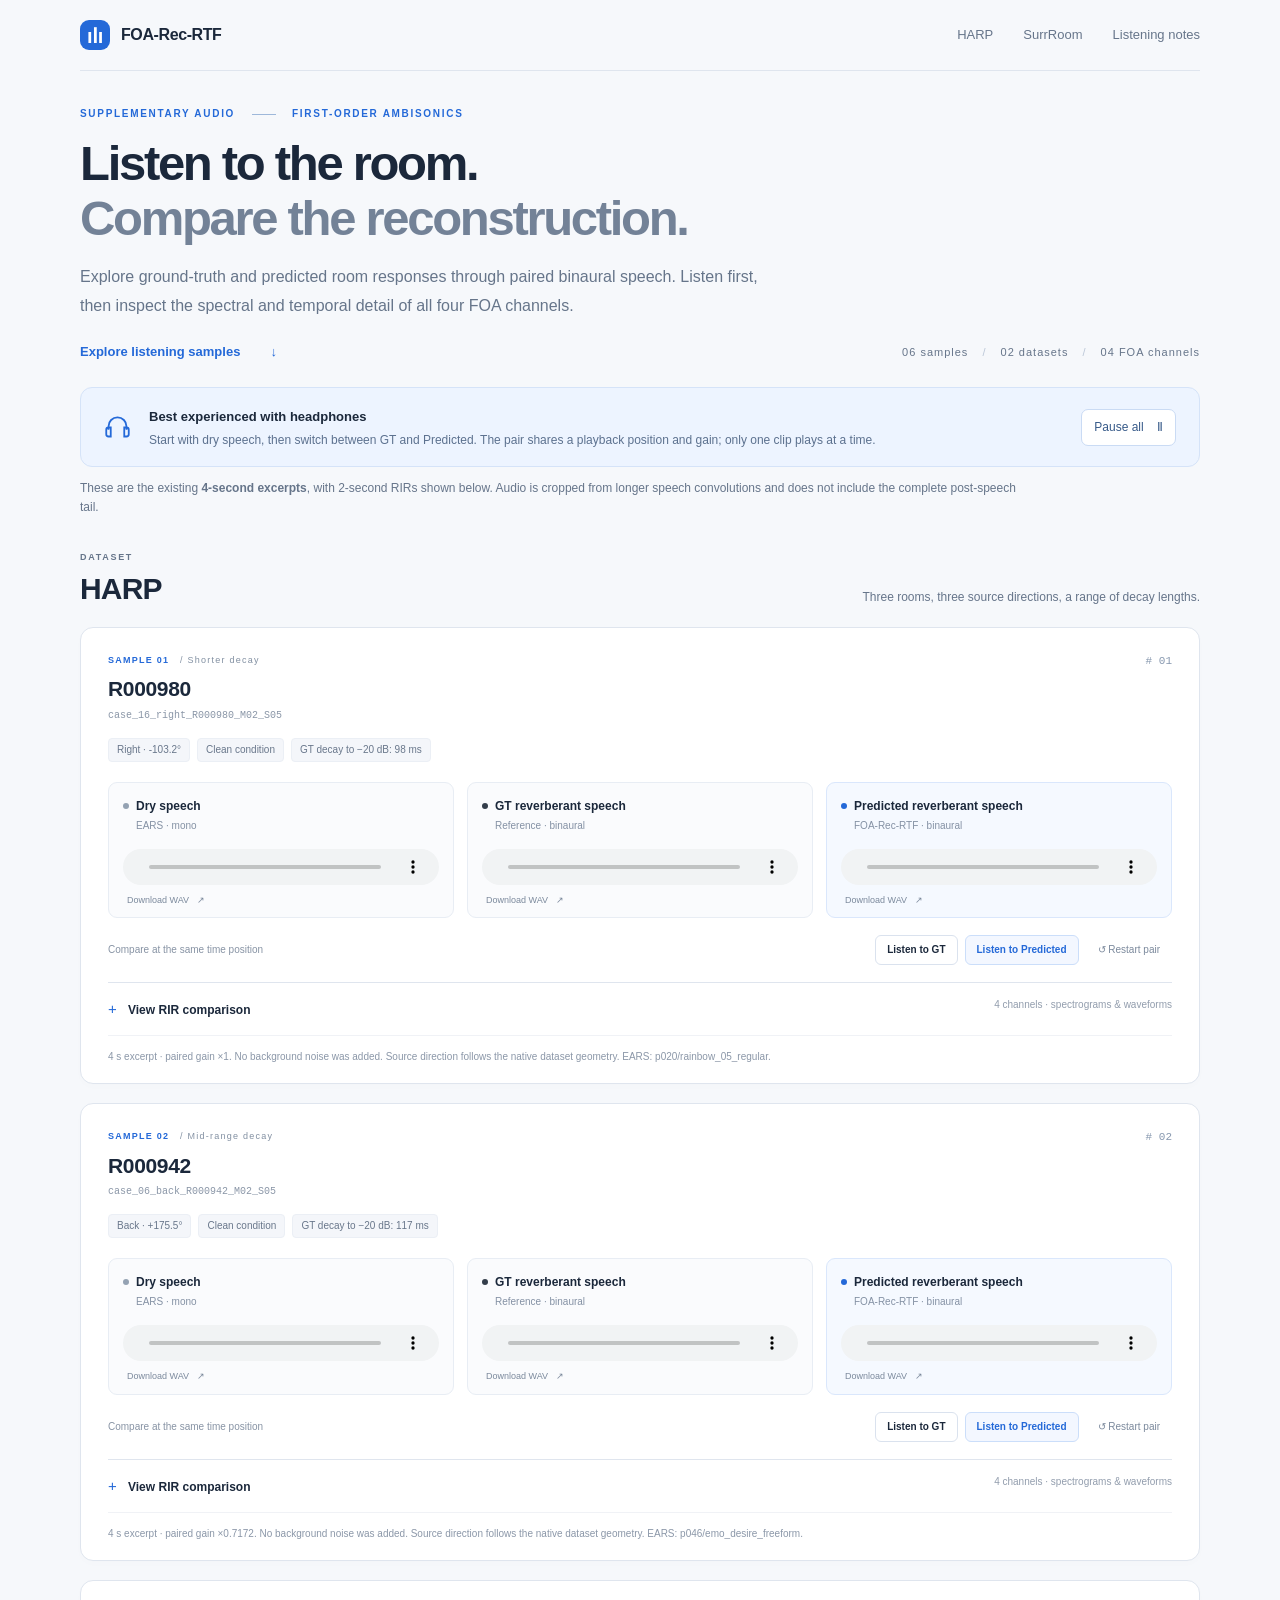
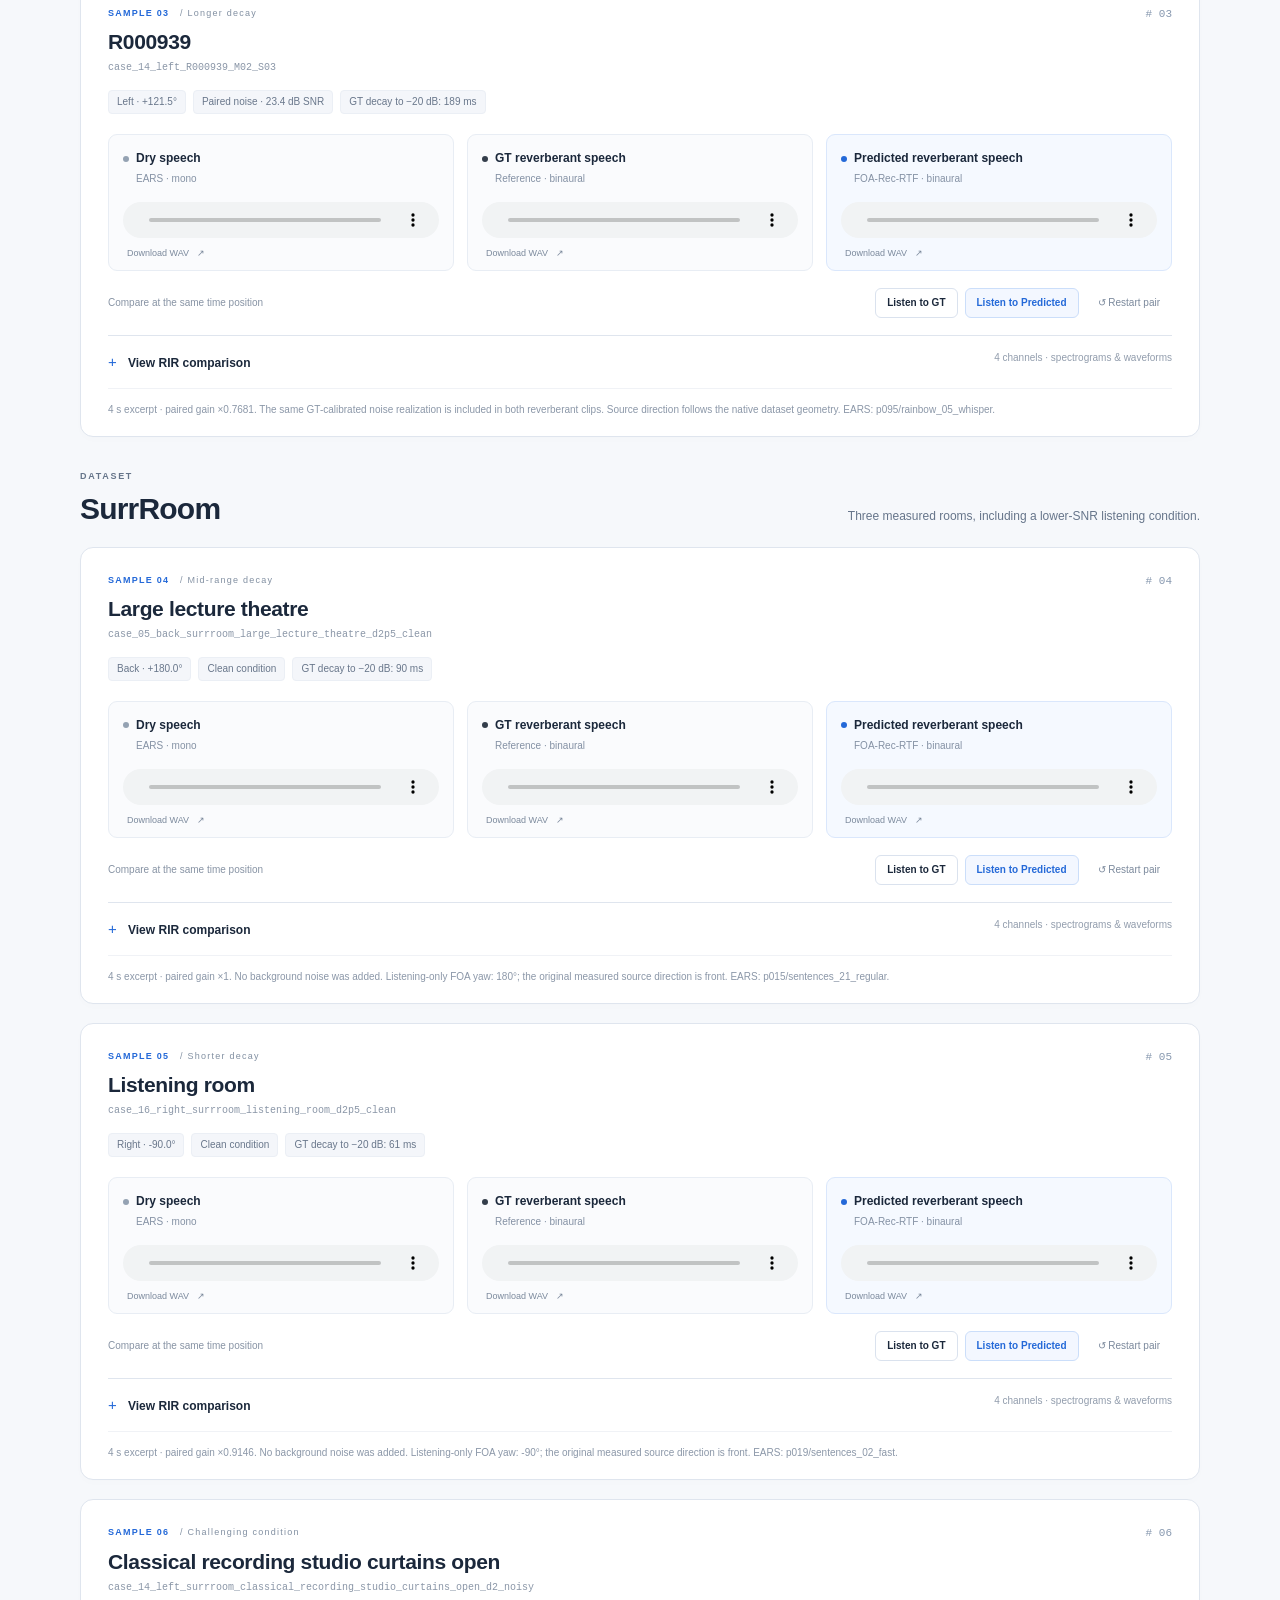
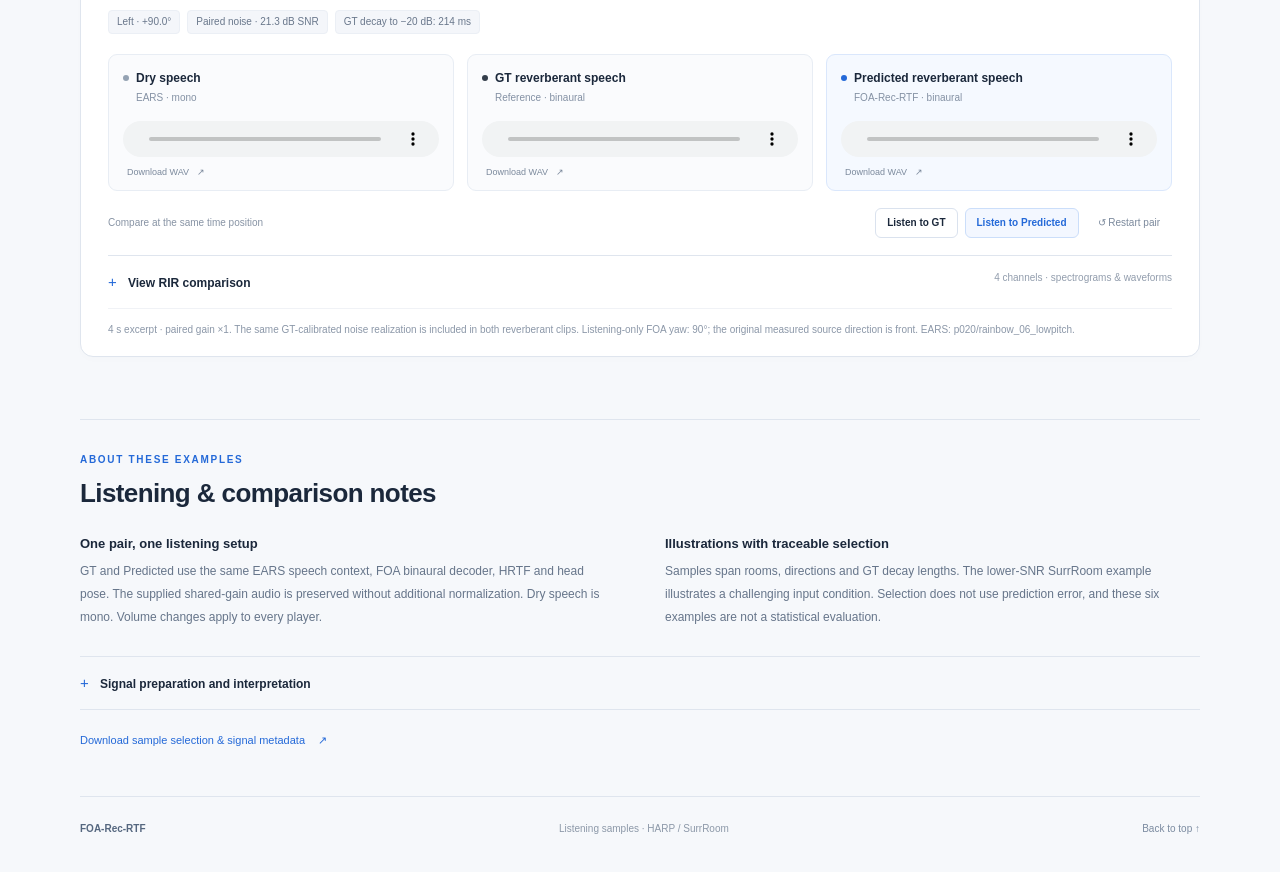
<file: index.html>
<!doctype html>
<html lang="en">
<head>
  <meta charset="utf-8">
  <meta name="viewport" content="width=device-width, initial-scale=1">
  <meta name="description" content="FOA-Rec-RTF listening examples: paired ground-truth and predicted binaural speech with four-channel room impulse response comparisons.">
  <meta name="theme-color" content="#f6f8fb">
  <title>FOA-Rec-RTF · Listening samples</title>
  <link rel="icon" href="data:image/svg+xml,%3Csvg xmlns='http://www.w3.org/2000/svg' viewBox='0 0 32 32'%3E%3Crect width='32' height='32' rx='9' fill='%232469d8'/%3E%3Cpath d='M8 14v4m5-10v16m6-13v10m5-7v4' stroke='white' stroke-width='2.5' stroke-linecap='round'/%3E%3C/svg%3E">
  <link rel="stylesheet" href="upload-01-root-and-harp/styles.css">
  <script src="upload-01-root-and-harp/app.js" defer></script>
</head>
<body>
  <a class="skip-link" href="#samples">Skip to listening samples</a>
  <header class="site-header"><a href="#" class="brand"><span class="brand-icon" aria-hidden="true">ıⅠı</span> FOA-Rec-RTF</a><nav aria-label="Main navigation"><a href="#harp">HARP</a><a href="#surrroom">SurrRoom</a><a href="#protocol">Listening notes</a></nav></header>
  <main>
    <section class="hero">
      <p class="eyebrow">SUPPLEMENTARY AUDIO <span class="small-line"></span> FIRST-ORDER AMBISONICS</p>
      <h1>Listen to the room.<br><span>Compare the reconstruction.</span></h1>
      <p class="intro">Explore ground-truth and predicted room responses through paired binaural speech. Listen first, then inspect the spectral and temporal detail of all four FOA channels.</p>
      <div class="hero-bottom"><a href="#samples" class="hero-link">Explore listening samples <span aria-hidden="true">↓</span></a><p>06 samples <span> / </span> 02 datasets <span> / </span> 04 FOA channels</p></div>
    </section>
    <aside class="listening-guide" aria-label="How to listen"><div class="headphones" aria-hidden="true"><svg viewBox="0 0 24 24" fill="none" stroke="currentColor" stroke-width="1.6"><path d="M4 14v-3a8 8 0 0 1 16 0v3M4 12h2v8H4a2 2 0 0 1-2-2v-4a2 2 0 0 1 2-2Zm16 0h-2v8h2a2 2 0 0 0 2-2v-4a2 2 0 0 0-2-2Z"/></svg></div><div><strong>Best experienced with headphones</strong><p>Start with dry speech, then switch between GT and Predicted. The pair shares a playback position and gain; only one clip plays at a time.</p></div><button type="button" id="pause-all">Pause all <span aria-hidden="true">Ⅱ</span></button></aside>
    <p class="excerpt-note">These are the existing <strong>4-second excerpts</strong>, with 2-second RIRs shown below. Audio is cropped from longer speech convolutions and does not include the complete post-speech tail.</p>
    <div id="samples"><section id="harp" class="dataset"><div class="section-heading"><div><p class="eyebrow">DATASET</p><h2>HARP</h2></div><p>Three rooms, three source directions, a range of decay lengths.</p></div><article class="sample" id="harp-01" data-plots="upload-01-root-and-harp/assets/harp-01">
      <div class="sample-top"><div><p class="eyebrow">SAMPLE 01 <span> / Shorter decay</span></p><h3>R000980</h3></div><a class="permalink" href="#harp-01" aria-label="Link to sample 1"># 01</a></div>
      <p class="case-id">case_16_right_R000980_M02_S05</p>
      <div class="tags"><span>Right · -103.2°</span><span>Clean condition</span><span>GT decay to −20 dB: 98 ms</span></div>
      <div class="players"><div class="player dry"><div class="player-heading"><span class="dot"></span><h4>Dry speech</h4></div>
          <p>EARS · mono</p><audio controls preload="none" data-role="dry" aria-label="HARP R000980 Dry speech" src="upload-01-root-and-harp/assets/harp-01/dry.wav"></audio>
          <a class="download" href="upload-01-root-and-harp/assets/harp-01/dry.wav" download>Download WAV <span aria-hidden="true">↗</span></a></div><div class="player gt"><div class="player-heading"><span class="dot"></span><h4>GT reverberant speech</h4></div>
          <p>Reference · binaural</p><audio controls preload="none" data-role="gt" aria-label="HARP R000980 GT reverberant speech" src="upload-01-root-and-harp/assets/harp-01/gt.wav"></audio>
          <a class="download" href="upload-01-root-and-harp/assets/harp-01/gt.wav" download>Download WAV <span aria-hidden="true">↗</span></a></div><div class="player pred"><div class="player-heading"><span class="dot"></span><h4>Predicted reverberant speech</h4></div>
          <p>FOA-Rec-RTF · binaural</p><audio controls preload="none" data-role="pred" aria-label="HARP R000980 Predicted reverberant speech" src="upload-01-root-and-harp/assets/harp-01/pred.wav"></audio>
          <a class="download" href="upload-01-root-and-harp/assets/harp-01/pred.wav" download>Download WAV <span aria-hidden="true">↗</span></a></div></div>
      <div class="compare"><span>Compare at the same time position</span><div><button type="button" class="switch" data-switch="gt">Listen to GT</button><button type="button" class="switch primary" data-switch="pred">Listen to Predicted</button><button type="button" class="restart">↺ Restart pair</button></div></div>
      <p class="playback-status" role="status" aria-live="polite"></p>
      <details class="rir"><summary>View RIR comparison <span>4 channels · spectrograms &amp; waveforms</span></summary>
        <div class="visuals"><div class="plot-toolbar"><div class="control-label">FOA channel <div class="segmented" role="group" aria-label="FOA channel"><button type="button" data-channel="W" aria-pressed="true">W</button><button type="button" data-channel="X" aria-pressed="false">X</button><button type="button" data-channel="Y" aria-pressed="false">Y</button><button type="button" data-channel="Z" aria-pressed="false">Z</button></div></div>
        <div class="control-label">Waveform window <div class="segmented" role="group" aria-label="Waveform window"><button type="button" data-window="early" aria-pressed="true">Early</button><button type="button" data-window="full" aria-pressed="false">Full response</button></div></div></div>
        <div class="spectrograms"><figure><figcaption>GT <span class="channel-name">W</span></figcaption><img data-plot="gt" width="824" height="391" alt=""></figure><figure><figcaption>Predicted <span class="channel-name">W</span></figcaption><img data-plot="pred" width="824" height="391" alt=""></figure></div>
        <figure class="waveform"><figcaption>Waveform overlay <span class="window-name">Early · −8 to +80 ms</span></figcaption><img data-plot="wave" width="1647" height="378" alt=""></figure>
        <p class="plot-note">GT: dark grey · Predicted: blue. Original W reference scale retained across channels. Shared STFT settings and fixed −100 to 0 dB color scale; no per-channel or per-image normalization. Early time is relative to aligned direct arrival.</p></div>
      </details><p class="sample-note">4 s excerpt · paired gain ×1. No background noise was added. Source direction follows the native dataset geometry. EARS: p020/rainbow_05_regular.</p>
    </article><article class="sample" id="harp-02" data-plots="upload-01-root-and-harp/assets/harp-02">
      <div class="sample-top"><div><p class="eyebrow">SAMPLE 02 <span> / Mid-range decay</span></p><h3>R000942</h3></div><a class="permalink" href="#harp-02" aria-label="Link to sample 2"># 02</a></div>
      <p class="case-id">case_06_back_R000942_M02_S05</p>
      <div class="tags"><span>Back · +175.5°</span><span>Clean condition</span><span>GT decay to −20 dB: 117 ms</span></div>
      <div class="players"><div class="player dry"><div class="player-heading"><span class="dot"></span><h4>Dry speech</h4></div>
          <p>EARS · mono</p><audio controls preload="none" data-role="dry" aria-label="HARP R000942 Dry speech" src="upload-01-root-and-harp/assets/harp-02/dry.wav"></audio>
          <a class="download" href="upload-01-root-and-harp/assets/harp-02/dry.wav" download>Download WAV <span aria-hidden="true">↗</span></a></div><div class="player gt"><div class="player-heading"><span class="dot"></span><h4>GT reverberant speech</h4></div>
          <p>Reference · binaural</p><audio controls preload="none" data-role="gt" aria-label="HARP R000942 GT reverberant speech" src="upload-01-root-and-harp/assets/harp-02/gt.wav"></audio>
          <a class="download" href="upload-01-root-and-harp/assets/harp-02/gt.wav" download>Download WAV <span aria-hidden="true">↗</span></a></div><div class="player pred"><div class="player-heading"><span class="dot"></span><h4>Predicted reverberant speech</h4></div>
          <p>FOA-Rec-RTF · binaural</p><audio controls preload="none" data-role="pred" aria-label="HARP R000942 Predicted reverberant speech" src="upload-01-root-and-harp/assets/harp-02/pred.wav"></audio>
          <a class="download" href="upload-01-root-and-harp/assets/harp-02/pred.wav" download>Download WAV <span aria-hidden="true">↗</span></a></div></div>
      <div class="compare"><span>Compare at the same time position</span><div><button type="button" class="switch" data-switch="gt">Listen to GT</button><button type="button" class="switch primary" data-switch="pred">Listen to Predicted</button><button type="button" class="restart">↺ Restart pair</button></div></div>
      <p class="playback-status" role="status" aria-live="polite"></p>
      <details class="rir"><summary>View RIR comparison <span>4 channels · spectrograms &amp; waveforms</span></summary>
        <div class="visuals"><div class="plot-toolbar"><div class="control-label">FOA channel <div class="segmented" role="group" aria-label="FOA channel"><button type="button" data-channel="W" aria-pressed="true">W</button><button type="button" data-channel="X" aria-pressed="false">X</button><button type="button" data-channel="Y" aria-pressed="false">Y</button><button type="button" data-channel="Z" aria-pressed="false">Z</button></div></div>
        <div class="control-label">Waveform window <div class="segmented" role="group" aria-label="Waveform window"><button type="button" data-window="early" aria-pressed="true">Early</button><button type="button" data-window="full" aria-pressed="false">Full response</button></div></div></div>
        <div class="spectrograms"><figure><figcaption>GT <span class="channel-name">W</span></figcaption><img data-plot="gt" width="824" height="391" alt=""></figure><figure><figcaption>Predicted <span class="channel-name">W</span></figcaption><img data-plot="pred" width="824" height="391" alt=""></figure></div>
        <figure class="waveform"><figcaption>Waveform overlay <span class="window-name">Early · −8 to +80 ms</span></figcaption><img data-plot="wave" width="1647" height="378" alt=""></figure>
        <p class="plot-note">GT: dark grey · Predicted: blue. Original W reference scale retained across channels. Shared STFT settings and fixed −100 to 0 dB color scale; no per-channel or per-image normalization. Early time is relative to aligned direct arrival.</p></div>
      </details><p class="sample-note">4 s excerpt · paired gain ×0.7172. No background noise was added. Source direction follows the native dataset geometry. EARS: p046/emo_desire_freeform.</p>
    </article><article class="sample" id="harp-03" data-plots="upload-01-root-and-harp/assets/harp-03">
      <div class="sample-top"><div><p class="eyebrow">SAMPLE 03 <span> / Longer decay</span></p><h3>R000939</h3></div><a class="permalink" href="#harp-03" aria-label="Link to sample 3"># 03</a></div>
      <p class="case-id">case_14_left_R000939_M02_S03</p>
      <div class="tags"><span>Left · +121.5°</span><span>Paired noise · 23.4 dB SNR</span><span>GT decay to −20 dB: 189 ms</span></div>
      <div class="players"><div class="player dry"><div class="player-heading"><span class="dot"></span><h4>Dry speech</h4></div>
          <p>EARS · mono</p><audio controls preload="none" data-role="dry" aria-label="HARP R000939 Dry speech" src="upload-01-root-and-harp/assets/harp-03/dry.wav"></audio>
          <a class="download" href="upload-01-root-and-harp/assets/harp-03/dry.wav" download>Download WAV <span aria-hidden="true">↗</span></a></div><div class="player gt"><div class="player-heading"><span class="dot"></span><h4>GT reverberant speech</h4></div>
          <p>Reference · binaural</p><audio controls preload="none" data-role="gt" aria-label="HARP R000939 GT reverberant speech" src="upload-01-root-and-harp/assets/harp-03/gt.wav"></audio>
          <a class="download" href="upload-01-root-and-harp/assets/harp-03/gt.wav" download>Download WAV <span aria-hidden="true">↗</span></a></div><div class="player pred"><div class="player-heading"><span class="dot"></span><h4>Predicted reverberant speech</h4></div>
          <p>FOA-Rec-RTF · binaural</p><audio controls preload="none" data-role="pred" aria-label="HARP R000939 Predicted reverberant speech" src="upload-01-root-and-harp/assets/harp-03/pred.wav"></audio>
          <a class="download" href="upload-01-root-and-harp/assets/harp-03/pred.wav" download>Download WAV <span aria-hidden="true">↗</span></a></div></div>
      <div class="compare"><span>Compare at the same time position</span><div><button type="button" class="switch" data-switch="gt">Listen to GT</button><button type="button" class="switch primary" data-switch="pred">Listen to Predicted</button><button type="button" class="restart">↺ Restart pair</button></div></div>
      <p class="playback-status" role="status" aria-live="polite"></p>
      <details class="rir"><summary>View RIR comparison <span>4 channels · spectrograms &amp; waveforms</span></summary>
        <div class="visuals"><div class="plot-toolbar"><div class="control-label">FOA channel <div class="segmented" role="group" aria-label="FOA channel"><button type="button" data-channel="W" aria-pressed="true">W</button><button type="button" data-channel="X" aria-pressed="false">X</button><button type="button" data-channel="Y" aria-pressed="false">Y</button><button type="button" data-channel="Z" aria-pressed="false">Z</button></div></div>
        <div class="control-label">Waveform window <div class="segmented" role="group" aria-label="Waveform window"><button type="button" data-window="early" aria-pressed="true">Early</button><button type="button" data-window="full" aria-pressed="false">Full response</button></div></div></div>
        <div class="spectrograms"><figure><figcaption>GT <span class="channel-name">W</span></figcaption><img data-plot="gt" width="824" height="391" alt=""></figure><figure><figcaption>Predicted <span class="channel-name">W</span></figcaption><img data-plot="pred" width="824" height="391" alt=""></figure></div>
        <figure class="waveform"><figcaption>Waveform overlay <span class="window-name">Early · −8 to +80 ms</span></figcaption><img data-plot="wave" width="1647" height="378" alt=""></figure>
        <p class="plot-note">GT: dark grey · Predicted: blue. Original W reference scale retained across channels. Shared STFT settings and fixed −100 to 0 dB color scale; no per-channel or per-image normalization. Early time is relative to aligned direct arrival.</p></div>
      </details><p class="sample-note">4 s excerpt · paired gain ×0.7681. The same GT-calibrated noise realization is included in both reverberant clips. Source direction follows the native dataset geometry. EARS: p095/rainbow_05_whisper.</p>
    </article></section>
<section id="surrroom" class="dataset"><div class="section-heading"><div><p class="eyebrow">DATASET</p><h2>SurrRoom</h2></div><p>Three measured rooms, including a lower-SNR listening condition.</p></div><article class="sample" id="surrroom-05" data-plots="assets/surrroom-05">
      <div class="sample-top"><div><p class="eyebrow">SAMPLE 04 <span> / Mid-range decay</span></p><h3>Large lecture theatre</h3></div><a class="permalink" href="#surrroom-05" aria-label="Link to sample 4"># 04</a></div>
      <p class="case-id">case_05_back_surrroom_large_lecture_theatre_d2p5_clean</p>
      <div class="tags"><span>Back · +180.0°</span><span>Clean condition</span><span>GT decay to −20 dB: 90 ms</span></div>
      <div class="players"><div class="player dry"><div class="player-heading"><span class="dot"></span><h4>Dry speech</h4></div>
          <p>EARS · mono</p><audio controls preload="none" data-role="dry" aria-label="SurrRoom Large lecture theatre Dry speech" src="assets/surrroom-05/dry.wav"></audio>
          <a class="download" href="assets/surrroom-05/dry.wav" download>Download WAV <span aria-hidden="true">↗</span></a></div><div class="player gt"><div class="player-heading"><span class="dot"></span><h4>GT reverberant speech</h4></div>
          <p>Reference · binaural</p><audio controls preload="none" data-role="gt" aria-label="SurrRoom Large lecture theatre GT reverberant speech" src="assets/surrroom-05/gt.wav"></audio>
          <a class="download" href="assets/surrroom-05/gt.wav" download>Download WAV <span aria-hidden="true">↗</span></a></div><div class="player pred"><div class="player-heading"><span class="dot"></span><h4>Predicted reverberant speech</h4></div>
          <p>FOA-Rec-RTF · binaural</p><audio controls preload="none" data-role="pred" aria-label="SurrRoom Large lecture theatre Predicted reverberant speech" src="assets/surrroom-05/pred.wav"></audio>
          <a class="download" href="assets/surrroom-05/pred.wav" download>Download WAV <span aria-hidden="true">↗</span></a></div></div>
      <div class="compare"><span>Compare at the same time position</span><div><button type="button" class="switch" data-switch="gt">Listen to GT</button><button type="button" class="switch primary" data-switch="pred">Listen to Predicted</button><button type="button" class="restart">↺ Restart pair</button></div></div>
      <p class="playback-status" role="status" aria-live="polite"></p>
      <details class="rir"><summary>View RIR comparison <span>4 channels · spectrograms &amp; waveforms</span></summary>
        <div class="visuals"><div class="plot-toolbar"><div class="control-label">FOA channel <div class="segmented" role="group" aria-label="FOA channel"><button type="button" data-channel="W" aria-pressed="true">W</button><button type="button" data-channel="X" aria-pressed="false">X</button><button type="button" data-channel="Y" aria-pressed="false">Y</button><button type="button" data-channel="Z" aria-pressed="false">Z</button></div></div>
        <div class="control-label">Waveform window <div class="segmented" role="group" aria-label="Waveform window"><button type="button" data-window="early" aria-pressed="true">Early</button><button type="button" data-window="full" aria-pressed="false">Full response</button></div></div></div>
        <div class="spectrograms"><figure><figcaption>GT <span class="channel-name">W</span></figcaption><img data-plot="gt" width="824" height="391" alt=""></figure><figure><figcaption>Predicted <span class="channel-name">W</span></figcaption><img data-plot="pred" width="824" height="391" alt=""></figure></div>
        <figure class="waveform"><figcaption>Waveform overlay <span class="window-name">Early · −8 to +80 ms</span></figcaption><img data-plot="wave" width="1647" height="378" alt=""></figure>
        <p class="plot-note">GT: dark grey · Predicted: blue. Original W reference scale retained across channels. Shared STFT settings and fixed −100 to 0 dB color scale; no per-channel or per-image normalization. Early time is relative to aligned direct arrival.</p></div>
      </details><p class="sample-note">4 s excerpt · paired gain ×1. No background noise was added. Listening-only FOA yaw: 180°; the original measured source direction is front. EARS: p015/sentences_21_regular.</p>
    </article><article class="sample" id="surrroom-04" data-plots="assets/surrroom-04">
      <div class="sample-top"><div><p class="eyebrow">SAMPLE 05 <span> / Shorter decay</span></p><h3>Listening room</h3></div><a class="permalink" href="#surrroom-04" aria-label="Link to sample 5"># 05</a></div>
      <p class="case-id">case_16_right_surrroom_listening_room_d2p5_clean</p>
      <div class="tags"><span>Right · -90.0°</span><span>Clean condition</span><span>GT decay to −20 dB: 61 ms</span></div>
      <div class="players"><div class="player dry"><div class="player-heading"><span class="dot"></span><h4>Dry speech</h4></div>
          <p>EARS · mono</p><audio controls preload="none" data-role="dry" aria-label="SurrRoom Listening room Dry speech" src="assets/surrroom-04/dry.wav"></audio>
          <a class="download" href="assets/surrroom-04/dry.wav" download>Download WAV <span aria-hidden="true">↗</span></a></div><div class="player gt"><div class="player-heading"><span class="dot"></span><h4>GT reverberant speech</h4></div>
          <p>Reference · binaural</p><audio controls preload="none" data-role="gt" aria-label="SurrRoom Listening room GT reverberant speech" src="assets/surrroom-04/gt.wav"></audio>
          <a class="download" href="assets/surrroom-04/gt.wav" download>Download WAV <span aria-hidden="true">↗</span></a></div><div class="player pred"><div class="player-heading"><span class="dot"></span><h4>Predicted reverberant speech</h4></div>
          <p>FOA-Rec-RTF · binaural</p><audio controls preload="none" data-role="pred" aria-label="SurrRoom Listening room Predicted reverberant speech" src="assets/surrroom-04/pred.wav"></audio>
          <a class="download" href="assets/surrroom-04/pred.wav" download>Download WAV <span aria-hidden="true">↗</span></a></div></div>
      <div class="compare"><span>Compare at the same time position</span><div><button type="button" class="switch" data-switch="gt">Listen to GT</button><button type="button" class="switch primary" data-switch="pred">Listen to Predicted</button><button type="button" class="restart">↺ Restart pair</button></div></div>
      <p class="playback-status" role="status" aria-live="polite"></p>
      <details class="rir"><summary>View RIR comparison <span>4 channels · spectrograms &amp; waveforms</span></summary>
        <div class="visuals"><div class="plot-toolbar"><div class="control-label">FOA channel <div class="segmented" role="group" aria-label="FOA channel"><button type="button" data-channel="W" aria-pressed="true">W</button><button type="button" data-channel="X" aria-pressed="false">X</button><button type="button" data-channel="Y" aria-pressed="false">Y</button><button type="button" data-channel="Z" aria-pressed="false">Z</button></div></div>
        <div class="control-label">Waveform window <div class="segmented" role="group" aria-label="Waveform window"><button type="button" data-window="early" aria-pressed="true">Early</button><button type="button" data-window="full" aria-pressed="false">Full response</button></div></div></div>
        <div class="spectrograms"><figure><figcaption>GT <span class="channel-name">W</span></figcaption><img data-plot="gt" width="824" height="391" alt=""></figure><figure><figcaption>Predicted <span class="channel-name">W</span></figcaption><img data-plot="pred" width="824" height="391" alt=""></figure></div>
        <figure class="waveform"><figcaption>Waveform overlay <span class="window-name">Early · −8 to +80 ms</span></figcaption><img data-plot="wave" width="1647" height="378" alt=""></figure>
        <p class="plot-note">GT: dark grey · Predicted: blue. Original W reference scale retained across channels. Shared STFT settings and fixed −100 to 0 dB color scale; no per-channel or per-image normalization. Early time is relative to aligned direct arrival.</p></div>
      </details><p class="sample-note">4 s excerpt · paired gain ×0.9146. No background noise was added. Listening-only FOA yaw: -90°; the original measured source direction is front. EARS: p019/sentences_02_fast.</p>
    </article><article class="sample" id="surrroom-06" data-plots="assets/surrroom-06">
      <div class="sample-top"><div><p class="eyebrow">SAMPLE 06 <span> / Challenging condition</span></p><h3>Classical recording studio curtains open</h3></div><a class="permalink" href="#surrroom-06" aria-label="Link to sample 6"># 06</a></div>
      <p class="case-id">case_14_left_surrroom_classical_recording_studio_curtains_open_d2_noisy</p>
      <div class="tags"><span>Left · +90.0°</span><span>Paired noise · 21.3 dB SNR</span><span>GT decay to −20 dB: 214 ms</span></div>
      <div class="players"><div class="player dry"><div class="player-heading"><span class="dot"></span><h4>Dry speech</h4></div>
          <p>EARS · mono</p><audio controls preload="none" data-role="dry" aria-label="SurrRoom Classical recording studio curtains open Dry speech" src="assets/surrroom-06/dry.wav"></audio>
          <a class="download" href="assets/surrroom-06/dry.wav" download>Download WAV <span aria-hidden="true">↗</span></a></div><div class="player gt"><div class="player-heading"><span class="dot"></span><h4>GT reverberant speech</h4></div>
          <p>Reference · binaural</p><audio controls preload="none" data-role="gt" aria-label="SurrRoom Classical recording studio curtains open GT reverberant speech" src="assets/surrroom-06/gt.wav"></audio>
          <a class="download" href="assets/surrroom-06/gt.wav" download>Download WAV <span aria-hidden="true">↗</span></a></div><div class="player pred"><div class="player-heading"><span class="dot"></span><h4>Predicted reverberant speech</h4></div>
          <p>FOA-Rec-RTF · binaural</p><audio controls preload="none" data-role="pred" aria-label="SurrRoom Classical recording studio curtains open Predicted reverberant speech" src="assets/surrroom-06/pred.wav"></audio>
          <a class="download" href="assets/surrroom-06/pred.wav" download>Download WAV <span aria-hidden="true">↗</span></a></div></div>
      <div class="compare"><span>Compare at the same time position</span><div><button type="button" class="switch" data-switch="gt">Listen to GT</button><button type="button" class="switch primary" data-switch="pred">Listen to Predicted</button><button type="button" class="restart">↺ Restart pair</button></div></div>
      <p class="playback-status" role="status" aria-live="polite"></p>
      <details class="rir"><summary>View RIR comparison <span>4 channels · spectrograms &amp; waveforms</span></summary>
        <div class="visuals"><div class="plot-toolbar"><div class="control-label">FOA channel <div class="segmented" role="group" aria-label="FOA channel"><button type="button" data-channel="W" aria-pressed="true">W</button><button type="button" data-channel="X" aria-pressed="false">X</button><button type="button" data-channel="Y" aria-pressed="false">Y</button><button type="button" data-channel="Z" aria-pressed="false">Z</button></div></div>
        <div class="control-label">Waveform window <div class="segmented" role="group" aria-label="Waveform window"><button type="button" data-window="early" aria-pressed="true">Early</button><button type="button" data-window="full" aria-pressed="false">Full response</button></div></div></div>
        <div class="spectrograms"><figure><figcaption>GT <span class="channel-name">W</span></figcaption><img data-plot="gt" width="824" height="391" alt=""></figure><figure><figcaption>Predicted <span class="channel-name">W</span></figcaption><img data-plot="pred" width="824" height="391" alt=""></figure></div>
        <figure class="waveform"><figcaption>Waveform overlay <span class="window-name">Early · −8 to +80 ms</span></figcaption><img data-plot="wave" width="1647" height="378" alt=""></figure>
        <p class="plot-note">GT: dark grey · Predicted: blue. Original W reference scale retained across channels. Shared STFT settings and fixed −100 to 0 dB color scale; no per-channel or per-image normalization. Early time is relative to aligned direct arrival.</p></div>
      </details><p class="sample-note">4 s excerpt · paired gain ×1. The same GT-calibrated noise realization is included in both reverberant clips. Listening-only FOA yaw: 90°; the original measured source direction is front. EARS: p020/rainbow_06_lowpitch.</p>
    </article></section></div>
    <section id="protocol" class="protocol"><p class="eyebrow">ABOUT THESE EXAMPLES</p><h2>Listening &amp; comparison notes</h2>
      <div class="notes-grid"><div><h3>One pair, one listening setup</h3><p>GT and Predicted use the same EARS speech context, FOA binaural decoder, HRTF and head pose. The supplied shared-gain audio is preserved without additional normalization. Dry speech is mono. Volume changes apply to every player.</p></div><div><h3>Illustrations with traceable selection</h3><p>Samples span rooms, directions and GT decay lengths. The lower-SNR SurrRoom example illustrates a challenging input condition. Selection does not use prediction error, and these six examples are not a statistical evaluation.</p></div></div>
      <details><summary>Signal preparation and interpretation</summary><div class="protocol-detail"><p>The audio files are the original <code>shared_gain/gt_binaural.wav</code>, <code>shared_gain/a1_seed42_binaural.wav</code>, and <code>dry_ears.wav</code> exports. All are 16 kHz, 4 seconds long. GT and prediction share the same gain and, in noisy cases, the same GT-calibrated added noise.</p><p>The dry clip is an aligned excerpt of the longer EARS context used for the original estimate. These examples demonstrate replay using that speech context; they do not establish reuse with unseen speech. A cropped wet signal can also contain reverberation from speech preceding the dry excerpt.</p><p>HARP uses native source geometry. SurrRoom examples use a common listening-only yaw rotation of paired FOA signals; their displayed directions are not distinct measured source orientations. Positive azimuth points left.</p><p>Source RIR channel order is ACN/SN3D [W, Y, Z, X]; the selector presents W, X, Y, Z. Plots preserve exported sample amplitudes. All spectrograms use a 512-sample Hann window, 128-sample hop, 512-point FFT, zero boundary padding and a fixed magnitude scale of −100 to 0 dB relative to 1 in the exported W reference units. The waveform amplitude axis is shared by all four channels and both time windows within each case.</p><p>The decay badge measures time from the aligned direct arrival to −20 dB of backward-integrated GT W energy over the available response. It is a descriptive selection measure, not a fitted RT60 value. CUBE is omitted from this edition because its shorter GT support needs a separately matched, truncated-response comparison.</p></div></details>
      <a class="manifest-link" href="selection.json" download>Download sample selection &amp; signal metadata <span aria-hidden="true">↗</span></a>
    </section>
  </main>
  <footer><span>FOA-Rec-RTF</span><span>Listening samples · HARP / SurrRoom</span><a href="#">Back to top ↑</a></footer>
  <noscript><p class="noscript">JavaScript is disabled. Native audio players remain available; synchronized switching and RIR controls require JavaScript.</p></noscript>
</body>
</html>
</file>
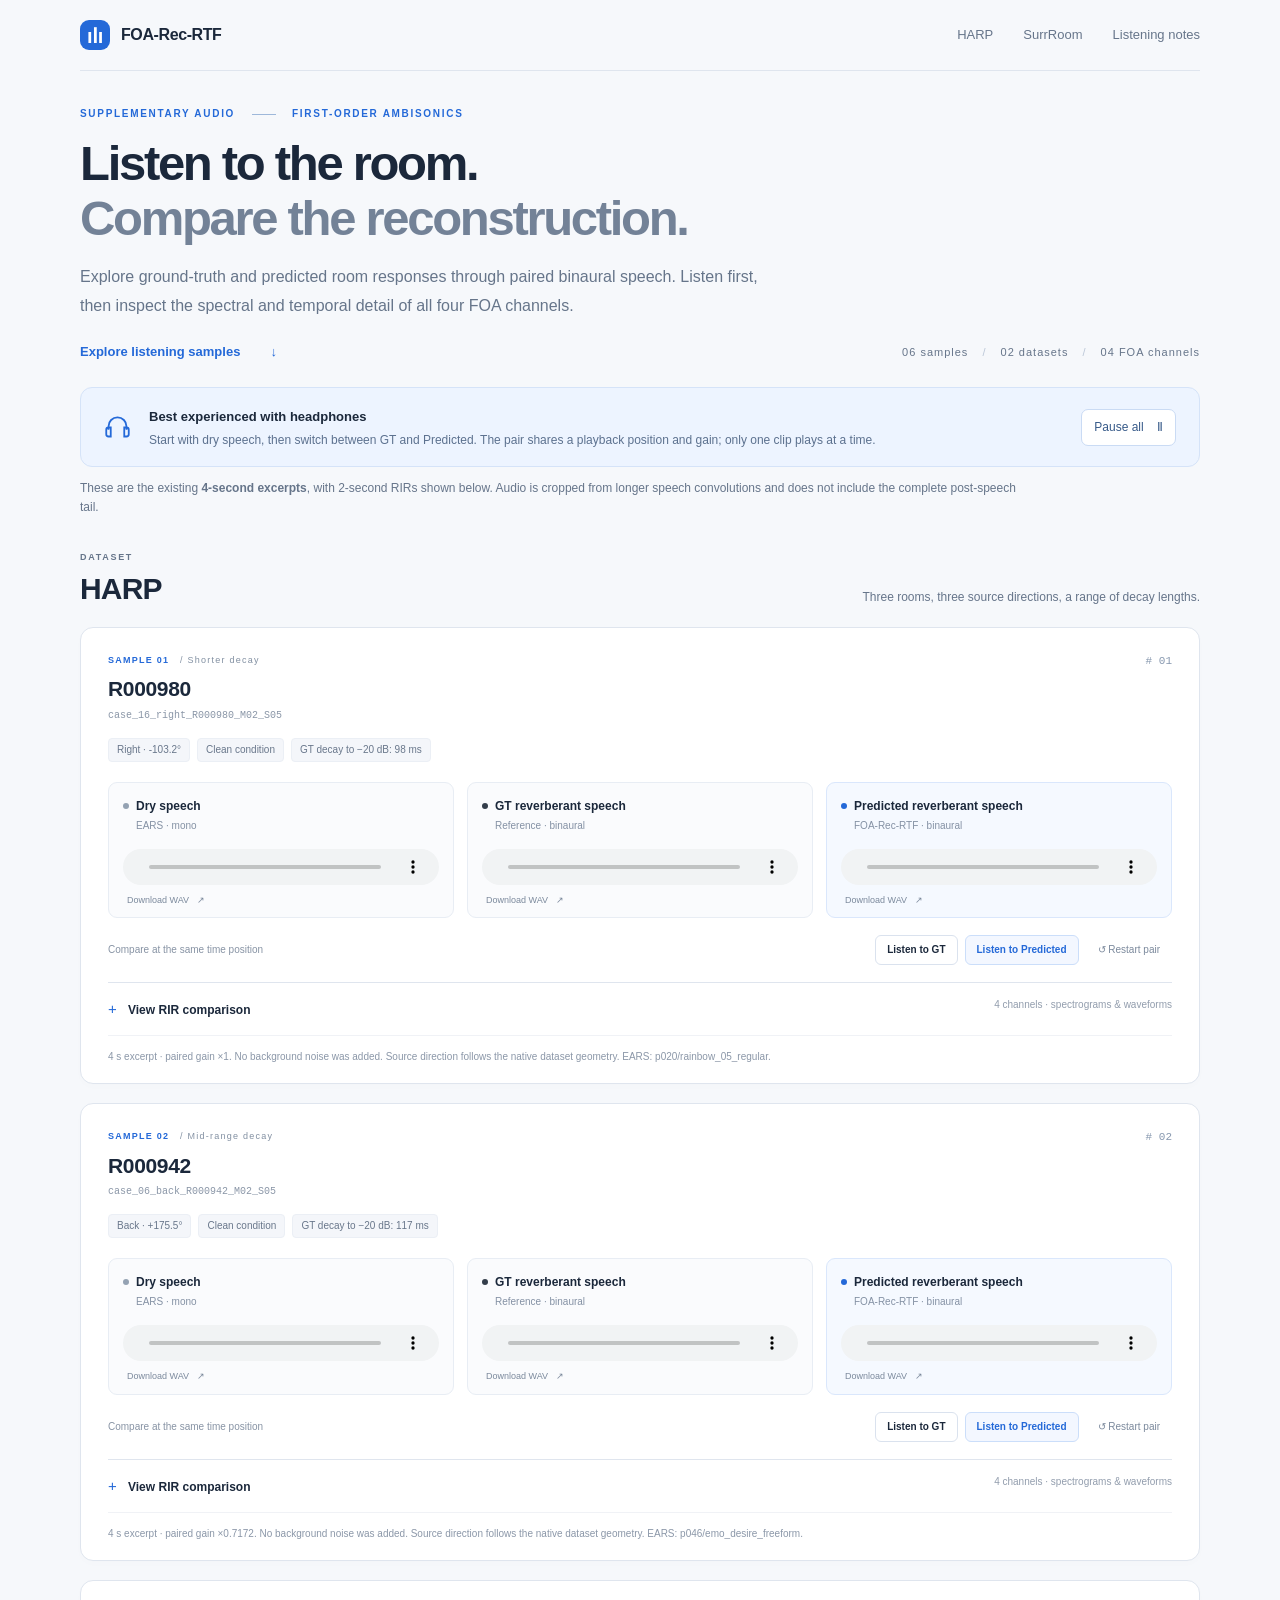
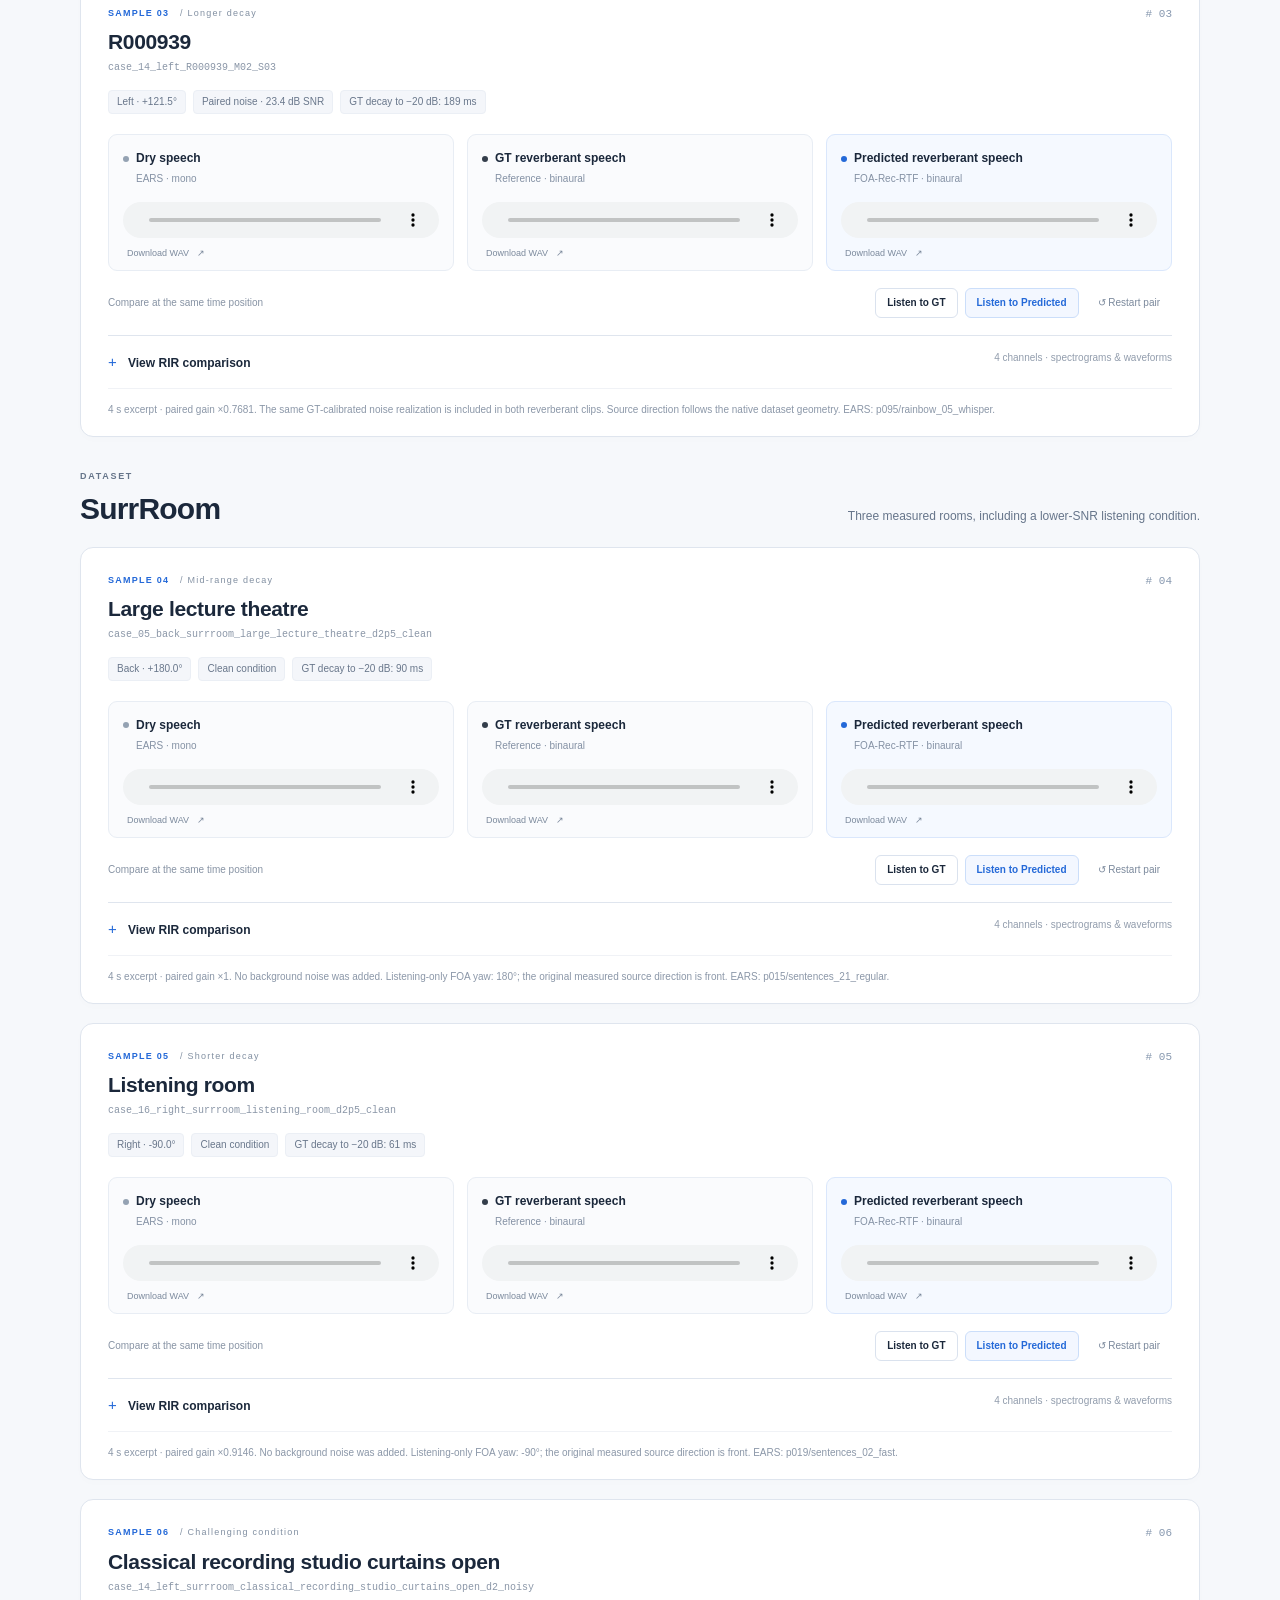
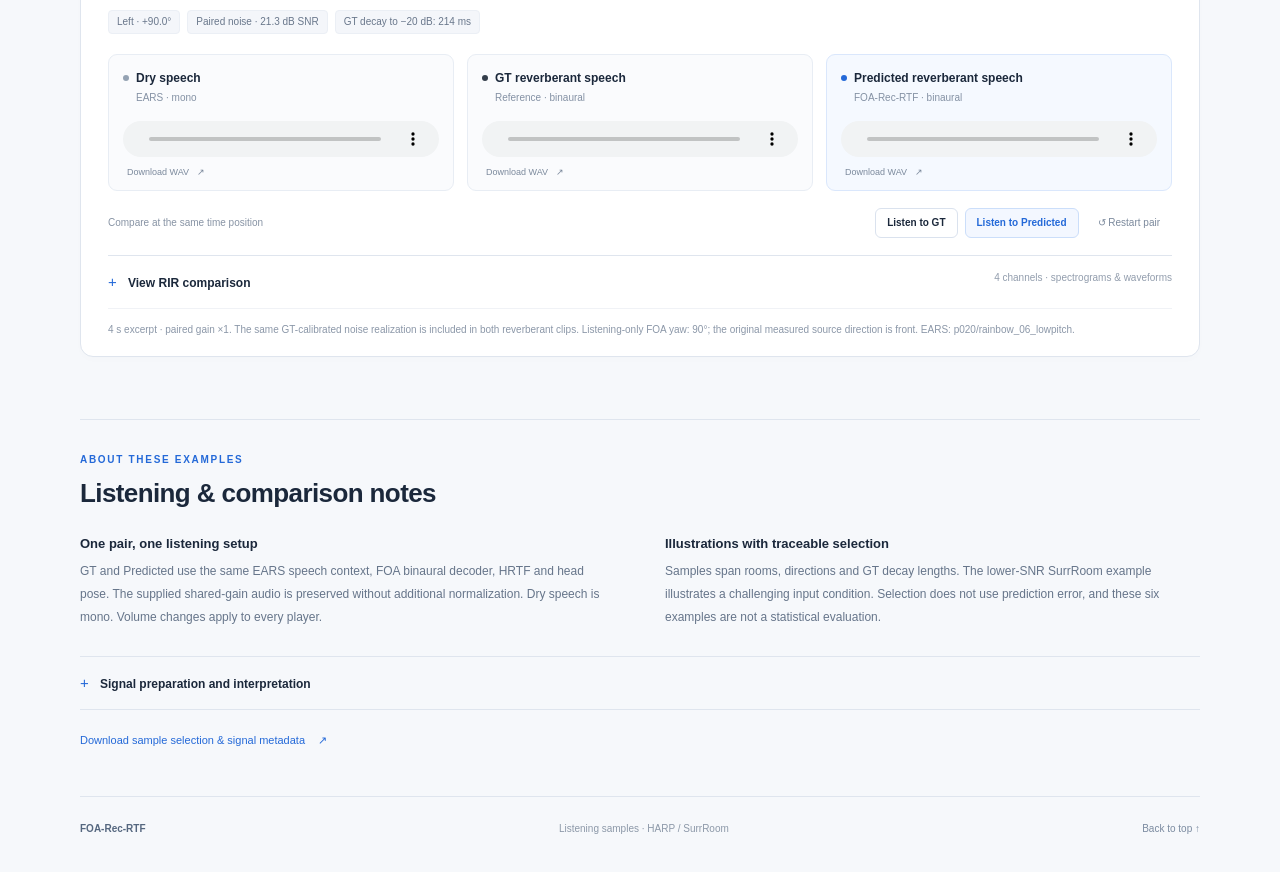
<file: upload-01-root-and-harp/index.html>
<!doctype html>
<html lang="en">
<head>
  <meta charset="utf-8">
  <meta name="viewport" content="width=device-width, initial-scale=1">
  <meta name="description" content="FOA-Rec-RTF listening examples: paired ground-truth and predicted binaural speech with four-channel room impulse response comparisons.">
  <meta name="theme-color" content="#f6f8fb">
  <title>FOA-Rec-RTF · Listening samples</title>
  <link rel="icon" href="data:image/svg+xml,%3Csvg xmlns='http://www.w3.org/2000/svg' viewBox='0 0 32 32'%3E%3Crect width='32' height='32' rx='9' fill='%232469d8'/%3E%3Cpath d='M8 14v4m5-10v16m6-13v10m5-7v4' stroke='white' stroke-width='2.5' stroke-linecap='round'/%3E%3C/svg%3E">
  <link rel="stylesheet" href="styles.css">
  <script src="app.js" defer></script>
</head>
<body>
  <a class="skip-link" href="#samples">Skip to listening samples</a>
  <header class="site-header"><a href="#" class="brand"><span class="brand-icon" aria-hidden="true">ıⅠı</span> FOA-Rec-RTF</a><nav aria-label="Main navigation"><a href="#harp">HARP</a><a href="#surrroom">SurrRoom</a><a href="#protocol">Listening notes</a></nav></header>
  <main>
    <section class="hero">
      <p class="eyebrow">SUPPLEMENTARY AUDIO <span class="small-line"></span> FIRST-ORDER AMBISONICS</p>
      <h1>Listen to the room.<br><span>Compare the reconstruction.</span></h1>
      <p class="intro">Explore ground-truth and predicted room responses through paired binaural speech. Listen first, then inspect the spectral and temporal detail of all four FOA channels.</p>
      <div class="hero-bottom"><a href="#samples" class="hero-link">Explore listening samples <span aria-hidden="true">↓</span></a><p>06 samples <span> / </span> 02 datasets <span> / </span> 04 FOA channels</p></div>
    </section>
    <aside class="listening-guide" aria-label="How to listen"><div class="headphones" aria-hidden="true"><svg viewBox="0 0 24 24" fill="none" stroke="currentColor" stroke-width="1.6"><path d="M4 14v-3a8 8 0 0 1 16 0v3M4 12h2v8H4a2 2 0 0 1-2-2v-4a2 2 0 0 1 2-2Zm16 0h-2v8h2a2 2 0 0 0 2-2v-4a2 2 0 0 0-2-2Z"/></svg></div><div><strong>Best experienced with headphones</strong><p>Start with dry speech, then switch between GT and Predicted. The pair shares a playback position and gain; only one clip plays at a time.</p></div><button type="button" id="pause-all">Pause all <span aria-hidden="true">Ⅱ</span></button></aside>
    <p class="excerpt-note">These are the existing <strong>4-second excerpts</strong>, with 2-second RIRs shown below. Audio is cropped from longer speech convolutions and does not include the complete post-speech tail.</p>
    <div id="samples"><section id="harp" class="dataset"><div class="section-heading"><div><p class="eyebrow">DATASET</p><h2>HARP</h2></div><p>Three rooms, three source directions, a range of decay lengths.</p></div><article class="sample" id="harp-01" data-plots="assets/harp-01">
      <div class="sample-top"><div><p class="eyebrow">SAMPLE 01 <span> / Shorter decay</span></p><h3>R000980</h3></div><a class="permalink" href="#harp-01" aria-label="Link to sample 1"># 01</a></div>
      <p class="case-id">case_16_right_R000980_M02_S05</p>
      <div class="tags"><span>Right · -103.2°</span><span>Clean condition</span><span>GT decay to −20 dB: 98 ms</span></div>
      <div class="players"><div class="player dry"><div class="player-heading"><span class="dot"></span><h4>Dry speech</h4></div>
          <p>EARS · mono</p><audio controls preload="none" data-role="dry" aria-label="HARP R000980 Dry speech" src="assets/harp-01/dry.wav"></audio>
          <a class="download" href="assets/harp-01/dry.wav" download>Download WAV <span aria-hidden="true">↗</span></a></div><div class="player gt"><div class="player-heading"><span class="dot"></span><h4>GT reverberant speech</h4></div>
          <p>Reference · binaural</p><audio controls preload="none" data-role="gt" aria-label="HARP R000980 GT reverberant speech" src="assets/harp-01/gt.wav"></audio>
          <a class="download" href="assets/harp-01/gt.wav" download>Download WAV <span aria-hidden="true">↗</span></a></div><div class="player pred"><div class="player-heading"><span class="dot"></span><h4>Predicted reverberant speech</h4></div>
          <p>FOA-Rec-RTF · binaural</p><audio controls preload="none" data-role="pred" aria-label="HARP R000980 Predicted reverberant speech" src="assets/harp-01/pred.wav"></audio>
          <a class="download" href="assets/harp-01/pred.wav" download>Download WAV <span aria-hidden="true">↗</span></a></div></div>
      <div class="compare"><span>Compare at the same time position</span><div><button type="button" class="switch" data-switch="gt">Listen to GT</button><button type="button" class="switch primary" data-switch="pred">Listen to Predicted</button><button type="button" class="restart">↺ Restart pair</button></div></div>
      <p class="playback-status" role="status" aria-live="polite"></p>
      <details class="rir"><summary>View RIR comparison <span>4 channels · spectrograms &amp; waveforms</span></summary>
        <div class="visuals"><div class="plot-toolbar"><div class="control-label">FOA channel <div class="segmented" role="group" aria-label="FOA channel"><button type="button" data-channel="W" aria-pressed="true">W</button><button type="button" data-channel="X" aria-pressed="false">X</button><button type="button" data-channel="Y" aria-pressed="false">Y</button><button type="button" data-channel="Z" aria-pressed="false">Z</button></div></div>
        <div class="control-label">Waveform window <div class="segmented" role="group" aria-label="Waveform window"><button type="button" data-window="early" aria-pressed="true">Early</button><button type="button" data-window="full" aria-pressed="false">Full response</button></div></div></div>
        <div class="spectrograms"><figure><figcaption>GT <span class="channel-name">W</span></figcaption><img data-plot="gt" width="824" height="391" alt=""></figure><figure><figcaption>Predicted <span class="channel-name">W</span></figcaption><img data-plot="pred" width="824" height="391" alt=""></figure></div>
        <figure class="waveform"><figcaption>Waveform overlay <span class="window-name">Early · −8 to +80 ms</span></figcaption><img data-plot="wave" width="1647" height="378" alt=""></figure>
        <p class="plot-note">GT: dark grey · Predicted: blue. Original W reference scale retained across channels. Shared STFT settings and fixed −100 to 0 dB color scale; no per-channel or per-image normalization. Early time is relative to aligned direct arrival.</p></div>
      </details><p class="sample-note">4 s excerpt · paired gain ×1. No background noise was added. Source direction follows the native dataset geometry. EARS: p020/rainbow_05_regular.</p>
    </article><article class="sample" id="harp-02" data-plots="assets/harp-02">
      <div class="sample-top"><div><p class="eyebrow">SAMPLE 02 <span> / Mid-range decay</span></p><h3>R000942</h3></div><a class="permalink" href="#harp-02" aria-label="Link to sample 2"># 02</a></div>
      <p class="case-id">case_06_back_R000942_M02_S05</p>
      <div class="tags"><span>Back · +175.5°</span><span>Clean condition</span><span>GT decay to −20 dB: 117 ms</span></div>
      <div class="players"><div class="player dry"><div class="player-heading"><span class="dot"></span><h4>Dry speech</h4></div>
          <p>EARS · mono</p><audio controls preload="none" data-role="dry" aria-label="HARP R000942 Dry speech" src="assets/harp-02/dry.wav"></audio>
          <a class="download" href="assets/harp-02/dry.wav" download>Download WAV <span aria-hidden="true">↗</span></a></div><div class="player gt"><div class="player-heading"><span class="dot"></span><h4>GT reverberant speech</h4></div>
          <p>Reference · binaural</p><audio controls preload="none" data-role="gt" aria-label="HARP R000942 GT reverberant speech" src="assets/harp-02/gt.wav"></audio>
          <a class="download" href="assets/harp-02/gt.wav" download>Download WAV <span aria-hidden="true">↗</span></a></div><div class="player pred"><div class="player-heading"><span class="dot"></span><h4>Predicted reverberant speech</h4></div>
          <p>FOA-Rec-RTF · binaural</p><audio controls preload="none" data-role="pred" aria-label="HARP R000942 Predicted reverberant speech" src="assets/harp-02/pred.wav"></audio>
          <a class="download" href="assets/harp-02/pred.wav" download>Download WAV <span aria-hidden="true">↗</span></a></div></div>
      <div class="compare"><span>Compare at the same time position</span><div><button type="button" class="switch" data-switch="gt">Listen to GT</button><button type="button" class="switch primary" data-switch="pred">Listen to Predicted</button><button type="button" class="restart">↺ Restart pair</button></div></div>
      <p class="playback-status" role="status" aria-live="polite"></p>
      <details class="rir"><summary>View RIR comparison <span>4 channels · spectrograms &amp; waveforms</span></summary>
        <div class="visuals"><div class="plot-toolbar"><div class="control-label">FOA channel <div class="segmented" role="group" aria-label="FOA channel"><button type="button" data-channel="W" aria-pressed="true">W</button><button type="button" data-channel="X" aria-pressed="false">X</button><button type="button" data-channel="Y" aria-pressed="false">Y</button><button type="button" data-channel="Z" aria-pressed="false">Z</button></div></div>
        <div class="control-label">Waveform window <div class="segmented" role="group" aria-label="Waveform window"><button type="button" data-window="early" aria-pressed="true">Early</button><button type="button" data-window="full" aria-pressed="false">Full response</button></div></div></div>
        <div class="spectrograms"><figure><figcaption>GT <span class="channel-name">W</span></figcaption><img data-plot="gt" width="824" height="391" alt=""></figure><figure><figcaption>Predicted <span class="channel-name">W</span></figcaption><img data-plot="pred" width="824" height="391" alt=""></figure></div>
        <figure class="waveform"><figcaption>Waveform overlay <span class="window-name">Early · −8 to +80 ms</span></figcaption><img data-plot="wave" width="1647" height="378" alt=""></figure>
        <p class="plot-note">GT: dark grey · Predicted: blue. Original W reference scale retained across channels. Shared STFT settings and fixed −100 to 0 dB color scale; no per-channel or per-image normalization. Early time is relative to aligned direct arrival.</p></div>
      </details><p class="sample-note">4 s excerpt · paired gain ×0.7172. No background noise was added. Source direction follows the native dataset geometry. EARS: p046/emo_desire_freeform.</p>
    </article><article class="sample" id="harp-03" data-plots="assets/harp-03">
      <div class="sample-top"><div><p class="eyebrow">SAMPLE 03 <span> / Longer decay</span></p><h3>R000939</h3></div><a class="permalink" href="#harp-03" aria-label="Link to sample 3"># 03</a></div>
      <p class="case-id">case_14_left_R000939_M02_S03</p>
      <div class="tags"><span>Left · +121.5°</span><span>Paired noise · 23.4 dB SNR</span><span>GT decay to −20 dB: 189 ms</span></div>
      <div class="players"><div class="player dry"><div class="player-heading"><span class="dot"></span><h4>Dry speech</h4></div>
          <p>EARS · mono</p><audio controls preload="none" data-role="dry" aria-label="HARP R000939 Dry speech" src="assets/harp-03/dry.wav"></audio>
          <a class="download" href="assets/harp-03/dry.wav" download>Download WAV <span aria-hidden="true">↗</span></a></div><div class="player gt"><div class="player-heading"><span class="dot"></span><h4>GT reverberant speech</h4></div>
          <p>Reference · binaural</p><audio controls preload="none" data-role="gt" aria-label="HARP R000939 GT reverberant speech" src="assets/harp-03/gt.wav"></audio>
          <a class="download" href="assets/harp-03/gt.wav" download>Download WAV <span aria-hidden="true">↗</span></a></div><div class="player pred"><div class="player-heading"><span class="dot"></span><h4>Predicted reverberant speech</h4></div>
          <p>FOA-Rec-RTF · binaural</p><audio controls preload="none" data-role="pred" aria-label="HARP R000939 Predicted reverberant speech" src="assets/harp-03/pred.wav"></audio>
          <a class="download" href="assets/harp-03/pred.wav" download>Download WAV <span aria-hidden="true">↗</span></a></div></div>
      <div class="compare"><span>Compare at the same time position</span><div><button type="button" class="switch" data-switch="gt">Listen to GT</button><button type="button" class="switch primary" data-switch="pred">Listen to Predicted</button><button type="button" class="restart">↺ Restart pair</button></div></div>
      <p class="playback-status" role="status" aria-live="polite"></p>
      <details class="rir"><summary>View RIR comparison <span>4 channels · spectrograms &amp; waveforms</span></summary>
        <div class="visuals"><div class="plot-toolbar"><div class="control-label">FOA channel <div class="segmented" role="group" aria-label="FOA channel"><button type="button" data-channel="W" aria-pressed="true">W</button><button type="button" data-channel="X" aria-pressed="false">X</button><button type="button" data-channel="Y" aria-pressed="false">Y</button><button type="button" data-channel="Z" aria-pressed="false">Z</button></div></div>
        <div class="control-label">Waveform window <div class="segmented" role="group" aria-label="Waveform window"><button type="button" data-window="early" aria-pressed="true">Early</button><button type="button" data-window="full" aria-pressed="false">Full response</button></div></div></div>
        <div class="spectrograms"><figure><figcaption>GT <span class="channel-name">W</span></figcaption><img data-plot="gt" width="824" height="391" alt=""></figure><figure><figcaption>Predicted <span class="channel-name">W</span></figcaption><img data-plot="pred" width="824" height="391" alt=""></figure></div>
        <figure class="waveform"><figcaption>Waveform overlay <span class="window-name">Early · −8 to +80 ms</span></figcaption><img data-plot="wave" width="1647" height="378" alt=""></figure>
        <p class="plot-note">GT: dark grey · Predicted: blue. Original W reference scale retained across channels. Shared STFT settings and fixed −100 to 0 dB color scale; no per-channel or per-image normalization. Early time is relative to aligned direct arrival.</p></div>
      </details><p class="sample-note">4 s excerpt · paired gain ×0.7681. The same GT-calibrated noise realization is included in both reverberant clips. Source direction follows the native dataset geometry. EARS: p095/rainbow_05_whisper.</p>
    </article></section>
<section id="surrroom" class="dataset"><div class="section-heading"><div><p class="eyebrow">DATASET</p><h2>SurrRoom</h2></div><p>Three measured rooms, including a lower-SNR listening condition.</p></div><article class="sample" id="surrroom-05" data-plots="assets/surrroom-05">
      <div class="sample-top"><div><p class="eyebrow">SAMPLE 04 <span> / Mid-range decay</span></p><h3>Large lecture theatre</h3></div><a class="permalink" href="#surrroom-05" aria-label="Link to sample 4"># 04</a></div>
      <p class="case-id">case_05_back_surrroom_large_lecture_theatre_d2p5_clean</p>
      <div class="tags"><span>Back · +180.0°</span><span>Clean condition</span><span>GT decay to −20 dB: 90 ms</span></div>
      <div class="players"><div class="player dry"><div class="player-heading"><span class="dot"></span><h4>Dry speech</h4></div>
          <p>EARS · mono</p><audio controls preload="none" data-role="dry" aria-label="SurrRoom Large lecture theatre Dry speech" src="assets/surrroom-05/dry.wav"></audio>
          <a class="download" href="assets/surrroom-05/dry.wav" download>Download WAV <span aria-hidden="true">↗</span></a></div><div class="player gt"><div class="player-heading"><span class="dot"></span><h4>GT reverberant speech</h4></div>
          <p>Reference · binaural</p><audio controls preload="none" data-role="gt" aria-label="SurrRoom Large lecture theatre GT reverberant speech" src="assets/surrroom-05/gt.wav"></audio>
          <a class="download" href="assets/surrroom-05/gt.wav" download>Download WAV <span aria-hidden="true">↗</span></a></div><div class="player pred"><div class="player-heading"><span class="dot"></span><h4>Predicted reverberant speech</h4></div>
          <p>FOA-Rec-RTF · binaural</p><audio controls preload="none" data-role="pred" aria-label="SurrRoom Large lecture theatre Predicted reverberant speech" src="assets/surrroom-05/pred.wav"></audio>
          <a class="download" href="assets/surrroom-05/pred.wav" download>Download WAV <span aria-hidden="true">↗</span></a></div></div>
      <div class="compare"><span>Compare at the same time position</span><div><button type="button" class="switch" data-switch="gt">Listen to GT</button><button type="button" class="switch primary" data-switch="pred">Listen to Predicted</button><button type="button" class="restart">↺ Restart pair</button></div></div>
      <p class="playback-status" role="status" aria-live="polite"></p>
      <details class="rir"><summary>View RIR comparison <span>4 channels · spectrograms &amp; waveforms</span></summary>
        <div class="visuals"><div class="plot-toolbar"><div class="control-label">FOA channel <div class="segmented" role="group" aria-label="FOA channel"><button type="button" data-channel="W" aria-pressed="true">W</button><button type="button" data-channel="X" aria-pressed="false">X</button><button type="button" data-channel="Y" aria-pressed="false">Y</button><button type="button" data-channel="Z" aria-pressed="false">Z</button></div></div>
        <div class="control-label">Waveform window <div class="segmented" role="group" aria-label="Waveform window"><button type="button" data-window="early" aria-pressed="true">Early</button><button type="button" data-window="full" aria-pressed="false">Full response</button></div></div></div>
        <div class="spectrograms"><figure><figcaption>GT <span class="channel-name">W</span></figcaption><img data-plot="gt" width="824" height="391" alt=""></figure><figure><figcaption>Predicted <span class="channel-name">W</span></figcaption><img data-plot="pred" width="824" height="391" alt=""></figure></div>
        <figure class="waveform"><figcaption>Waveform overlay <span class="window-name">Early · −8 to +80 ms</span></figcaption><img data-plot="wave" width="1647" height="378" alt=""></figure>
        <p class="plot-note">GT: dark grey · Predicted: blue. Original W reference scale retained across channels. Shared STFT settings and fixed −100 to 0 dB color scale; no per-channel or per-image normalization. Early time is relative to aligned direct arrival.</p></div>
      </details><p class="sample-note">4 s excerpt · paired gain ×1. No background noise was added. Listening-only FOA yaw: 180°; the original measured source direction is front. EARS: p015/sentences_21_regular.</p>
    </article><article class="sample" id="surrroom-04" data-plots="assets/surrroom-04">
      <div class="sample-top"><div><p class="eyebrow">SAMPLE 05 <span> / Shorter decay</span></p><h3>Listening room</h3></div><a class="permalink" href="#surrroom-04" aria-label="Link to sample 5"># 05</a></div>
      <p class="case-id">case_16_right_surrroom_listening_room_d2p5_clean</p>
      <div class="tags"><span>Right · -90.0°</span><span>Clean condition</span><span>GT decay to −20 dB: 61 ms</span></div>
      <div class="players"><div class="player dry"><div class="player-heading"><span class="dot"></span><h4>Dry speech</h4></div>
          <p>EARS · mono</p><audio controls preload="none" data-role="dry" aria-label="SurrRoom Listening room Dry speech" src="assets/surrroom-04/dry.wav"></audio>
          <a class="download" href="assets/surrroom-04/dry.wav" download>Download WAV <span aria-hidden="true">↗</span></a></div><div class="player gt"><div class="player-heading"><span class="dot"></span><h4>GT reverberant speech</h4></div>
          <p>Reference · binaural</p><audio controls preload="none" data-role="gt" aria-label="SurrRoom Listening room GT reverberant speech" src="assets/surrroom-04/gt.wav"></audio>
          <a class="download" href="assets/surrroom-04/gt.wav" download>Download WAV <span aria-hidden="true">↗</span></a></div><div class="player pred"><div class="player-heading"><span class="dot"></span><h4>Predicted reverberant speech</h4></div>
          <p>FOA-Rec-RTF · binaural</p><audio controls preload="none" data-role="pred" aria-label="SurrRoom Listening room Predicted reverberant speech" src="assets/surrroom-04/pred.wav"></audio>
          <a class="download" href="assets/surrroom-04/pred.wav" download>Download WAV <span aria-hidden="true">↗</span></a></div></div>
      <div class="compare"><span>Compare at the same time position</span><div><button type="button" class="switch" data-switch="gt">Listen to GT</button><button type="button" class="switch primary" data-switch="pred">Listen to Predicted</button><button type="button" class="restart">↺ Restart pair</button></div></div>
      <p class="playback-status" role="status" aria-live="polite"></p>
      <details class="rir"><summary>View RIR comparison <span>4 channels · spectrograms &amp; waveforms</span></summary>
        <div class="visuals"><div class="plot-toolbar"><div class="control-label">FOA channel <div class="segmented" role="group" aria-label="FOA channel"><button type="button" data-channel="W" aria-pressed="true">W</button><button type="button" data-channel="X" aria-pressed="false">X</button><button type="button" data-channel="Y" aria-pressed="false">Y</button><button type="button" data-channel="Z" aria-pressed="false">Z</button></div></div>
        <div class="control-label">Waveform window <div class="segmented" role="group" aria-label="Waveform window"><button type="button" data-window="early" aria-pressed="true">Early</button><button type="button" data-window="full" aria-pressed="false">Full response</button></div></div></div>
        <div class="spectrograms"><figure><figcaption>GT <span class="channel-name">W</span></figcaption><img data-plot="gt" width="824" height="391" alt=""></figure><figure><figcaption>Predicted <span class="channel-name">W</span></figcaption><img data-plot="pred" width="824" height="391" alt=""></figure></div>
        <figure class="waveform"><figcaption>Waveform overlay <span class="window-name">Early · −8 to +80 ms</span></figcaption><img data-plot="wave" width="1647" height="378" alt=""></figure>
        <p class="plot-note">GT: dark grey · Predicted: blue. Original W reference scale retained across channels. Shared STFT settings and fixed −100 to 0 dB color scale; no per-channel or per-image normalization. Early time is relative to aligned direct arrival.</p></div>
      </details><p class="sample-note">4 s excerpt · paired gain ×0.9146. No background noise was added. Listening-only FOA yaw: -90°; the original measured source direction is front. EARS: p019/sentences_02_fast.</p>
    </article><article class="sample" id="surrroom-06" data-plots="assets/surrroom-06">
      <div class="sample-top"><div><p class="eyebrow">SAMPLE 06 <span> / Challenging condition</span></p><h3>Classical recording studio curtains open</h3></div><a class="permalink" href="#surrroom-06" aria-label="Link to sample 6"># 06</a></div>
      <p class="case-id">case_14_left_surrroom_classical_recording_studio_curtains_open_d2_noisy</p>
      <div class="tags"><span>Left · +90.0°</span><span>Paired noise · 21.3 dB SNR</span><span>GT decay to −20 dB: 214 ms</span></div>
      <div class="players"><div class="player dry"><div class="player-heading"><span class="dot"></span><h4>Dry speech</h4></div>
          <p>EARS · mono</p><audio controls preload="none" data-role="dry" aria-label="SurrRoom Classical recording studio curtains open Dry speech" src="assets/surrroom-06/dry.wav"></audio>
          <a class="download" href="assets/surrroom-06/dry.wav" download>Download WAV <span aria-hidden="true">↗</span></a></div><div class="player gt"><div class="player-heading"><span class="dot"></span><h4>GT reverberant speech</h4></div>
          <p>Reference · binaural</p><audio controls preload="none" data-role="gt" aria-label="SurrRoom Classical recording studio curtains open GT reverberant speech" src="assets/surrroom-06/gt.wav"></audio>
          <a class="download" href="assets/surrroom-06/gt.wav" download>Download WAV <span aria-hidden="true">↗</span></a></div><div class="player pred"><div class="player-heading"><span class="dot"></span><h4>Predicted reverberant speech</h4></div>
          <p>FOA-Rec-RTF · binaural</p><audio controls preload="none" data-role="pred" aria-label="SurrRoom Classical recording studio curtains open Predicted reverberant speech" src="assets/surrroom-06/pred.wav"></audio>
          <a class="download" href="assets/surrroom-06/pred.wav" download>Download WAV <span aria-hidden="true">↗</span></a></div></div>
      <div class="compare"><span>Compare at the same time position</span><div><button type="button" class="switch" data-switch="gt">Listen to GT</button><button type="button" class="switch primary" data-switch="pred">Listen to Predicted</button><button type="button" class="restart">↺ Restart pair</button></div></div>
      <p class="playback-status" role="status" aria-live="polite"></p>
      <details class="rir"><summary>View RIR comparison <span>4 channels · spectrograms &amp; waveforms</span></summary>
        <div class="visuals"><div class="plot-toolbar"><div class="control-label">FOA channel <div class="segmented" role="group" aria-label="FOA channel"><button type="button" data-channel="W" aria-pressed="true">W</button><button type="button" data-channel="X" aria-pressed="false">X</button><button type="button" data-channel="Y" aria-pressed="false">Y</button><button type="button" data-channel="Z" aria-pressed="false">Z</button></div></div>
        <div class="control-label">Waveform window <div class="segmented" role="group" aria-label="Waveform window"><button type="button" data-window="early" aria-pressed="true">Early</button><button type="button" data-window="full" aria-pressed="false">Full response</button></div></div></div>
        <div class="spectrograms"><figure><figcaption>GT <span class="channel-name">W</span></figcaption><img data-plot="gt" width="824" height="391" alt=""></figure><figure><figcaption>Predicted <span class="channel-name">W</span></figcaption><img data-plot="pred" width="824" height="391" alt=""></figure></div>
        <figure class="waveform"><figcaption>Waveform overlay <span class="window-name">Early · −8 to +80 ms</span></figcaption><img data-plot="wave" width="1647" height="378" alt=""></figure>
        <p class="plot-note">GT: dark grey · Predicted: blue. Original W reference scale retained across channels. Shared STFT settings and fixed −100 to 0 dB color scale; no per-channel or per-image normalization. Early time is relative to aligned direct arrival.</p></div>
      </details><p class="sample-note">4 s excerpt · paired gain ×1. The same GT-calibrated noise realization is included in both reverberant clips. Listening-only FOA yaw: 90°; the original measured source direction is front. EARS: p020/rainbow_06_lowpitch.</p>
    </article></section></div>
    <section id="protocol" class="protocol"><p class="eyebrow">ABOUT THESE EXAMPLES</p><h2>Listening &amp; comparison notes</h2>
      <div class="notes-grid"><div><h3>One pair, one listening setup</h3><p>GT and Predicted use the same EARS speech context, FOA binaural decoder, HRTF and head pose. The supplied shared-gain audio is preserved without additional normalization. Dry speech is mono. Volume changes apply to every player.</p></div><div><h3>Illustrations with traceable selection</h3><p>Samples span rooms, directions and GT decay lengths. The lower-SNR SurrRoom example illustrates a challenging input condition. Selection does not use prediction error, and these six examples are not a statistical evaluation.</p></div></div>
      <details><summary>Signal preparation and interpretation</summary><div class="protocol-detail"><p>The audio files are the original <code>shared_gain/gt_binaural.wav</code>, <code>shared_gain/a1_seed42_binaural.wav</code>, and <code>dry_ears.wav</code> exports. All are 16 kHz, 4 seconds long. GT and prediction share the same gain and, in noisy cases, the same GT-calibrated added noise.</p><p>The dry clip is an aligned excerpt of the longer EARS context used for the original estimate. These examples demonstrate replay using that speech context; they do not establish reuse with unseen speech. A cropped wet signal can also contain reverberation from speech preceding the dry excerpt.</p><p>HARP uses native source geometry. SurrRoom examples use a common listening-only yaw rotation of paired FOA signals; their displayed directions are not distinct measured source orientations. Positive azimuth points left.</p><p>Source RIR channel order is ACN/SN3D [W, Y, Z, X]; the selector presents W, X, Y, Z. Plots preserve exported sample amplitudes. All spectrograms use a 512-sample Hann window, 128-sample hop, 512-point FFT, zero boundary padding and a fixed magnitude scale of −100 to 0 dB relative to 1 in the exported W reference units. The waveform amplitude axis is shared by all four channels and both time windows within each case.</p><p>The decay badge measures time from the aligned direct arrival to −20 dB of backward-integrated GT W energy over the available response. It is a descriptive selection measure, not a fitted RT60 value. CUBE is omitted from this edition because its shorter GT support needs a separately matched, truncated-response comparison.</p></div></details>
      <a class="manifest-link" href="selection.json" download>Download sample selection &amp; signal metadata <span aria-hidden="true">↗</span></a>
    </section>
  </main>
  <footer><span>FOA-Rec-RTF</span><span>Listening samples · HARP / SurrRoom</span><a href="#">Back to top ↑</a></footer>
  <noscript><p class="noscript">JavaScript is disabled. Native audio players remain available; synchronized switching and RIR controls require JavaScript.</p></noscript>
</body>
</html>
</file>
<file: upload-01-root-and-harp/styles.css>
:root{color-scheme:light;--ink:#1b283b;--muted:#66758a;--blue:#2469d8;--line:#dfe5ee;--paper:#fff;--bg:#f6f8fb}
*{box-sizing:border-box}html{scroll-behavior:smooth;scroll-padding-top:24px}body{margin:0;background:var(--bg);color:var(--ink);font:15px/1.6 -apple-system,BlinkMacSystemFont,"Segoe UI",sans-serif}a{color:var(--blue);text-decoration:none}a:hover{text-decoration:underline}button,a,summary,audio{touch-action:manipulation}button{font:inherit;cursor:pointer}button:focus-visible,a:focus-visible,summary:focus-visible,audio:focus-visible{outline:3px solid #79aaf6;outline-offset:4px}button:hover{filter:brightness(.96)}h1,h2,h3,h4,p,figure{margin:0}h1,h2,h3,h4{line-height:1.2}button{color:var(--ink)}.site-header,main,footer{max-width:1120px;margin:auto}.site-header{display:flex;justify-content:space-between;align-items:center;padding:20px 0;border-bottom:1px solid var(--line)}.brand{display:flex;align-items:center;gap:11px;font-size:16px;font-weight:750;letter-spacing:-.4px;color:var(--ink)}.brand-icon{display:inline-grid;place-items:center;width:30px;height:30px;border-radius:9px;background:var(--blue);color:#fff;font-size:20px}.site-header nav{display:flex;gap:30px;font-size:13px}.site-header nav a{color:var(--muted)}.hero{padding:35px 0 22px}.eyebrow{font-size:10px;font-weight:750;letter-spacing:1.7px;color:var(--blue)}.small-line{display:inline-block;vertical-align:middle;width:24px;height:1px;background:#9eb8da;margin:0 12px}.hero h1{font-size:clamp(32px,4.4vw,49px);letter-spacing:-2.3px;font-weight:670;margin:14px 0 16px;line-height:1.13}.hero h1 span{color:#738297}.intro{max-width:685px;color:var(--muted);font-size:16px;line-height:1.8}.hero-bottom{display:flex;justify-content:space-between;align-items:center;gap:20px;margin-top:22px}.hero-link{font-weight:650;font-size:13px;display:flex;gap:30px}.hero-bottom p{font-size:11px;letter-spacing:1px;color:var(--muted)}.hero-bottom p span{padding:0 10px;color:#bbc7d7}.listening-guide{display:flex;align-items:center;gap:18px;padding:16px 23px;border:1px solid #d5e3f8;border-radius:12px;background:#edf4ff;margin:2px 0 12px}.headphones{flex-shrink:0;width:27px;color:var(--blue)}.headphones svg{display:block;width:100%}.listening-guide strong{font-size:13px;font-weight:650}.listening-guide p{color:#5c718f;font-size:12px;margin-top:3px;max-width:775px}#pause-all{margin-left:auto;flex-shrink:0;background:#fff;border:1px solid #cadbf4;border-radius:7px;padding:8px 12px;font-size:12px;color:#375a89}#pause-all span{margin-left:10px}.excerpt-note{font-size:12px;color:var(--muted);max-width:940px;margin-bottom:30px}.excerpt-note strong{font-weight:600}.dataset{margin-top:32px}.section-heading{display:flex;justify-content:space-between;align-items:flex-end;margin-bottom:20px;gap:20px}.section-heading .eyebrow{font-size:9px;color:var(--muted);margin-bottom:7px}.section-heading h2{font-size:30px;font-weight:650;letter-spacing:-.8px}.section-heading>p{font-size:12px;color:var(--muted);max-width:390px;text-align:right}.sample{padding:25px 27px 18px;background:var(--paper);border:1px solid var(--line);border-radius:13px;margin-bottom:19px;box-shadow:0 3px 9px #19365603;scroll-margin-top:20px}.sample-top{display:flex;justify-content:space-between;gap:15px}.sample-top .eyebrow{font-size:9px;letter-spacing:1.25px}.sample-top .eyebrow span{color:#8290a2;margin-left:7px;font-weight:500}.sample h3{font-size:21px;font-weight:650;letter-spacing:-.35px;margin-top:9px}.permalink{font-family:monospace;font-size:11px;color:#8798af;flex-shrink:0}.case-id{font:10px/1.6 ui-monospace,SFMono-Regular,Consolas,monospace;color:#8a96a7;margin-top:6px;overflow-wrap:anywhere}.tags{display:flex;flex-wrap:wrap;gap:7px;margin:14px 0 20px}.tags span{font-size:10px;background:#f4f6fa;border:1px solid #ebeff5;color:#69778b;border-radius:4px;padding:3px 8px}.players{display:grid;grid-template-columns:repeat(3,minmax(0,1fr));gap:13px}.player{min-width:0;padding:16px 14px 10px;background:#fafbfd;border:1px solid #e8edf4;border-radius:9px}.player.pred{background:#f5f9ff;border-color:#dae7fc}.player-heading{display:flex;align-items:center;gap:7px}.dot{width:6px;height:6px;border-radius:100%;background:#94a2b3;flex-shrink:0}.gt .dot{background:#343e4b}.pred .dot{background:var(--blue)}.player h4{font-size:12px;font-weight:650}.player p{font-size:10px;color:#8491a4;margin-top:5px;margin-left:13px}.player audio{display:block;width:100%;height:36px;margin:15px 0 8px}.download{font-size:9px;color:#7b899c;display:block;width:max-content;margin-left:4px}.download span{margin-left:5px}.compare{display:flex;justify-content:space-between;align-items:center;margin:17px 0;gap:12px}.compare>span{color:#8793a4;font-size:10px}.compare>div{display:flex;gap:7px;flex-wrap:wrap}.switch,.restart{border:1px solid #dae2ee;border-radius:6px;padding:6px 11px;background:#fff;font-size:10px;font-weight:600}.switch.primary{border-color:#cbdefa;color:var(--blue);background:#f3f7ff}.restart{color:#7b899c;border-color:transparent;font-weight:400}.player.is-playing{border-color:#84a8de;box-shadow:0 0 0 2px #e8f0fc}.playback-status{font-size:11px;color:#b04533;min-height:0}.playback-status:empty{display:none}.rir{border-top:1px solid var(--line);margin-top:5px}summary{cursor:pointer;font-size:12px;font-weight:600;padding:14px 0;list-style:none}summary::-webkit-details-marker{display:none}summary::before{content:"+";display:inline-block;margin-right:10px;font-size:15px;color:var(--blue);width:10px;font-weight:400}details[open]>summary::before{content:"−"}.rir summary span{float:right;font-size:10px;font-weight:400;color:#929dad}.sample-note{font-size:10px;color:#8b97a8;line-height:1.7;border-top:1px solid #f0f2f6;padding-top:12px}.plot-toolbar{display:flex;justify-content:space-between;gap:20px;flex-wrap:wrap;padding:6px 0 18px}.control-label{display:flex;align-items:center;gap:13px;color:#7a899b;font-size:10px}.segmented{display:flex;border:1px solid #dce4ef;border-radius:6px;padding:3px;gap:2px;background:#f7f9fc}.segmented button{border:0;background:transparent;min-width:31px;border-radius:4px;font-size:11px;padding:4px 9px;color:#7a899b}.segmented button[aria-pressed=true]{background:#fff;color:var(--blue);box-shadow:0 1px 4px #2036581a}.spectrograms{display:grid;grid-template-columns:1fr 1fr;gap:15px}figure{min-width:0;border:1px solid #e9edf3;border-radius:8px;overflow:hidden;background:#fff}figcaption{padding:9px 14px;border-bottom:1px solid #f1f3f7;font-size:11px;font-weight:600;color:#455971}figcaption span{float:right;font-size:10px;color:#8b97a8;font-weight:500}figure img{width:100%;height:auto;display:block}.waveform{margin-top:14px}.plot-note{font-size:10px;color:#8794a6;margin:14px 0 19px;line-height:1.8}.protocol{margin:62px 0 45px;padding-top:32px;border-top:1px solid var(--line)}.protocol h2{font-size:26px;font-weight:600;letter-spacing:-.6px;margin-top:10px}.notes-grid{display:grid;grid-template-columns:1fr 1fr;gap:50px;margin:27px 0}.notes-grid h3{font-size:13px;font-weight:600;margin-bottom:9px}.notes-grid p,.protocol-detail p{font-size:12px;color:var(--muted);line-height:1.9}.protocol details{border-block:1px solid var(--line)}.protocol-detail{padding:0 22px 17px;max-width:960px}.protocol-detail p+p{margin-top:13px}code{font-size:11px;overflow-wrap:anywhere}.manifest-link{display:inline-block;font-size:11px;margin-top:22px}.manifest-link span{margin-left:10px}footer{padding:24px 0 35px;border-top:1px solid var(--line);display:flex;justify-content:space-between;gap:20px;color:#8c98a8;font-size:10px}footer>span:first-child{color:#55677f;font-weight:600}footer a{color:#7b8ba0}.skip-link{position:absolute;top:-100px;left:15px;padding:8px;background:#fff;z-index:5}.skip-link:focus{top:10px}.noscript{padding:15px;background:#fff2cf;text-align:center}
@media(min-width:1600px){main,.site-header,footer{max-width:1180px}}
@media(max-width:1190px){main,.site-header,footer{margin-left:32px;margin-right:32px}}
@media(max-width:760px){main,.site-header,footer{margin-left:18px;margin-right:18px}.site-header{padding:19px 0}.site-header nav{gap:15px;font-size:11px}.site-header nav a:last-child{display:none}.hero{padding-top:37px}.hero .eyebrow{font-size:8px;letter-spacing:1px}.small-line{width:13px;margin:0 6px}.hero h1{letter-spacing:-1.5px}.intro{font-size:14px}.hero-bottom{align-items:flex-start;flex-direction:column;gap:15px}.hero-bottom p{font-size:9px}.listening-guide{padding:17px 15px;gap:12px;flex-wrap:wrap}.listening-guide>div:nth-child(2){flex:1}.listening-guide p{font-size:11px}#pause-all{margin-left:39px}.excerpt-note{font-size:11px;margin-bottom:30px}.section-heading{align-items:flex-start;flex-direction:column;gap:10px}.section-heading>p{text-align:left;max-width:none}.sample{padding:20px 15px 15px}.sample h3{font-size:20px}.players{grid-template-columns:1fr;gap:10px}.player{padding:14px 13px 9px}.player h4{font-size:13px}.player audio{margin-top:10px;height:40px}.compare{flex-direction:column;align-items:flex-start;gap:9px}.compare>div{gap:6px}.switch,.restart{padding:8px 9px;font-size:11px}.rir summary span{display:none}.spectrograms{grid-template-columns:1fr}.plot-toolbar{gap:12px}.control-label{justify-content:space-between;width:100%}.tags{margin-bottom:16px}.waveform{overflow-x:auto}.waveform img{min-width:650px}.sample-note{font-size:10px}.notes-grid{grid-template-columns:1fr;gap:23px}.protocol{margin-top:42px}footer{flex-wrap:wrap}footer>span:nth-child(2){display:none}}
@media(prefers-reduced-motion:reduce){html{scroll-behavior:auto}}
</file>
